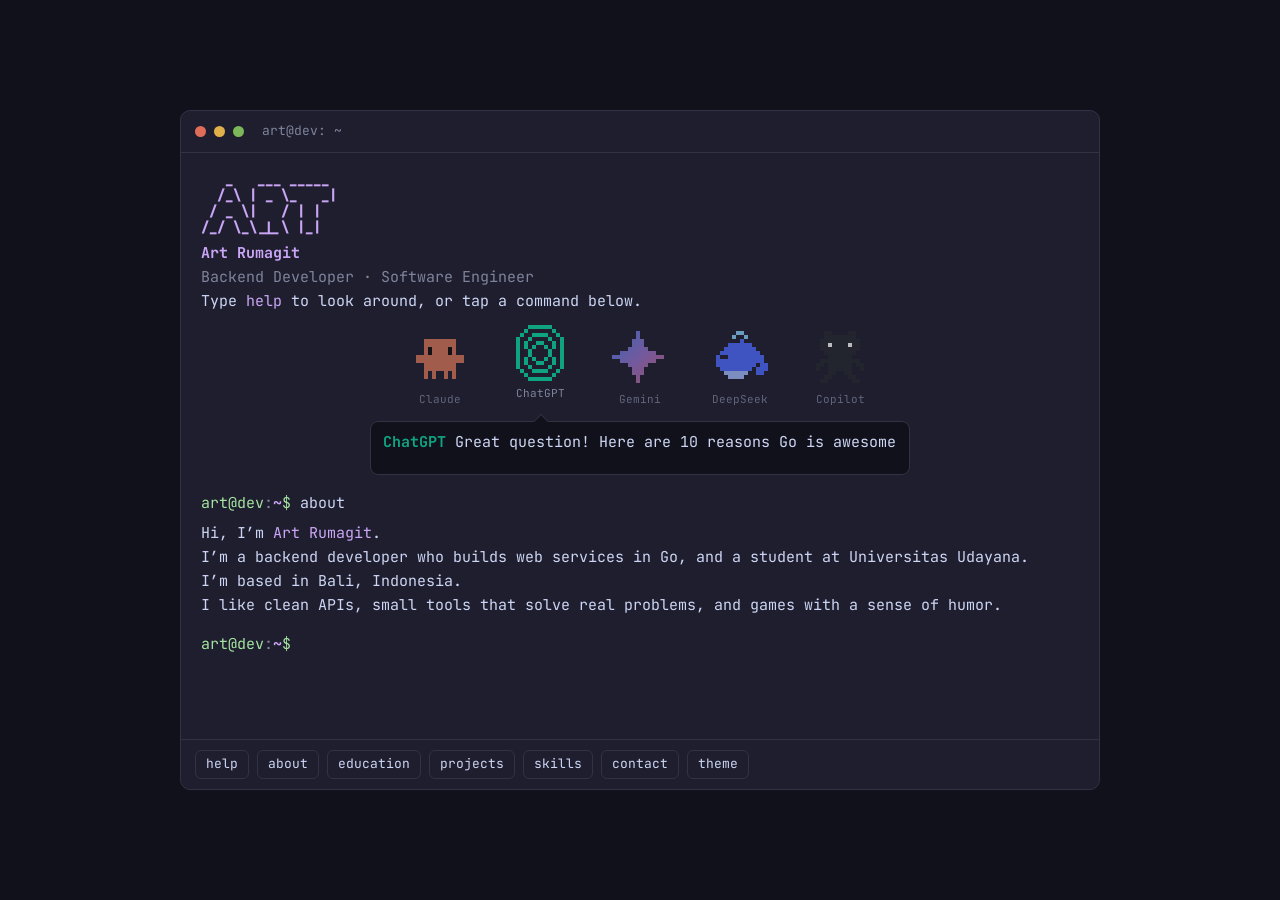
<file: index.html>
<!DOCTYPE html>
<html lang="en">
<head>
<meta charset="utf-8">
<meta name="viewport" content="width=device-width, initial-scale=1, viewport-fit=cover">
<title>art@dev: ~</title>
<link href="https://fonts.googleapis.com/css2?family=JetBrains+Mono:wght@400;600;800&display=swap" rel="stylesheet">
<style>
:root{
  --bg:#11111b; --panel:#1e1e2e; --line:#313244; --text:#cdd6f4; --mute:#7f849c;
  --accent:#cba6f7; --link:#89dceb; --ok:#a6e3a1;
  color-scheme:dark;
  box-sizing:border-box;
  padding-top:env(safe-area-inset-top,0px); padding-bottom:env(safe-area-inset-bottom,0px);
}
:root[data-theme="gruvbox"]{
  --bg:#14110e; --panel:#1b1713; --line:#2e2821; --text:#e8dcc8; --mute:#8a7f70;
  --accent:#f0a04b; --link:#4fc3e8; --ok:#9bd27a; color-scheme:dark;
}
*{box-sizing:border-box}
html{height:100%;scroll-padding-top:env(safe-area-inset-top,0px)}
body{margin:0;height:100%;background:var(--bg);color:var(--text);
  font:15px/1.6 "JetBrains Mono",ui-monospace,Menlo,Consolas,monospace;
  display:flex;align-items:center;justify-content:center;padding:16px}
.win{width:100%;max-width:920px;height:min(680px,100%);background:var(--panel);
  border:1px solid var(--line);border-radius:10px;display:flex;flex-direction:column;overflow:hidden}
.bar{display:flex;align-items:center;gap:8px;padding:10px 14px;border-bottom:1px solid var(--line)}
.dot{width:11px;height:11px;border-radius:50%;background:var(--line)}
.dot:nth-child(1){background:#e06c5a}.dot:nth-child(2){background:#e0b04b}.dot:nth-child(3){background:#7cb85a}
.title{margin-left:10px;color:var(--mute);font-size:13px}
.screen{flex:1;overflow-y:auto;padding:18px 20px;cursor:text}
.screen::-webkit-scrollbar{width:8px}.screen::-webkit-scrollbar-thumb{background:var(--line);border-radius:4px}
pre{margin:0;font:inherit;white-space:pre-wrap;word-break:break-word}
.logo{color:var(--accent);font-weight:800;line-height:1.15;font-size:clamp(7px,1.9vw,14px)}
.line{margin:2px 0}
.out{margin:6px 0 14px}
.p{color:var(--ok)}.p b{color:var(--accent);font-weight:600}
.m{color:var(--mute)}.a{color:var(--accent)}
a{color:var(--link);text-decoration:underline;text-underline-offset:3px}
.k{display:inline-block;min-width:11ch;color:var(--accent)}
.proj{margin:8px 0 12px;padding-left:12px;border-left:2px solid var(--line)}
.tag{color:var(--link)}
.row{display:flex;align-items:center;gap:8px}
.row .p{white-space:nowrap}
#in{flex:1;min-width:0;background:none;border:0;outline:0;color:var(--text);font:inherit;caret-color:var(--accent)}
.chips{display:flex;flex-wrap:wrap;gap:8px;padding:10px 14px;border-top:1px solid var(--line)}
.chip{font:inherit;font-size:13px;color:var(--text);background:none;border:1px solid var(--line);
  border-radius:6px;padding:3px 10px;cursor:pointer}
.chip:hover,.chip:focus-visible{border-color:var(--accent);color:var(--accent);outline:0}
.stage{display:flex;justify-content:center;gap:clamp(8px,4vw,36px);margin:4px 0 0}
.mas{width:clamp(48px,10vw,64px);text-align:center;opacity:.7;transition:transform .2s,opacity .2s}
.mas img{width:100%;height:auto;display:block}
.mas small{display:block;font-size:11px;color:var(--mute)}
.mas.on{opacity:1;transform:translateY(-6px)}
.say{position:relative;margin:12px auto 16px;max-width:540px;min-height:3.6em;background:var(--bg);
  border:1px solid var(--line);border-radius:8px;padding:8px 12px;transition:opacity .2s}
.say::before{content:"";position:absolute;top:-6px;left:var(--ax,50%);width:10px;height:10px;background:var(--bg);
  border-left:1px solid var(--line);border-top:1px solid var(--line);transform:translateX(-50%) rotate(45deg)}
@media (prefers-reduced-motion:reduce){.mas{transition:none}}
@media (max-width:560px){body{padding:0}.win{border-radius:0;border:0;height:100%}.screen{padding:14px}}
</style>
</head>
<body>
<div class="win" role="application" aria-label="Terminal portfolio">
  <div class="bar"><span class="dot"></span><span class="dot"></span><span class="dot"></span>
    <span class="title">art@dev: ~</span></div>
  <div class="screen" id="screen" aria-live="polite">
    <div id="head"></div><div id="log"></div>
    <label class="row"><span class="p">art@dev<span class="m">:</span><b>~</b>$</span>
      <input id="in" autocomplete="off" autocapitalize="off" spellcheck="false" aria-label="Terminal input" autofocus></label>
  </div>
  <div class="chips" id="chips"></div>
</div>

<script>
const $ = s => document.querySelector(s);
const head = $("#head"), log = $("#log"), input = $("#in"), screen = $("#screen");
const history = []; let hi = 0;

const LOGO = String.raw`   _   ___ _____
  /_\ | _ \_   _|
 / _ \|   / | |
/_/ \_\_|_\ |_|`;

const content = {
  help: () => `<div class="out">
${[["about","who I am"],["education","where I study"],["projects","things I’ve built"],["skills","tools I work with"],["contact","get in touch"],["theme","switch catppuccin / gruvbox"],["clear","clear the screen"]]
  .map(([c,d])=>`<div><span class="k">${c}</span><span class="m">${d}</span></div>`).join("")}
<div class="m">Tip: press Tab to autocomplete, ↑ ↓ for history.</div></div>`,
  about: () => `<div class="out">Hi, I’m <span class="a">Art Rumagit</span>.<br>
I’m a backend developer who builds web services in Go, and a student at Universitas Udayana.<br>
I’m based in Bali, Indonesia.<br>
I like clean APIs, small tools that solve real problems, and games with a sense of humor.</div>`,
  projects: () => `<div class="out">
<div class="proj"><span class="a">OpenPOS</span> <span class="m">— free point-of-sale app for small businesses</span><br>
<span class="tag">Go backend</span><br>
<a href="https://open-pos-deploy.vercel.app/" target="_blank" rel="noopener">live demo</a> <span class="m">·</span> <a href="https://github.com/adrr-dev/openPOS" target="_blank" rel="noopener">source</a></div></div>`,
  education: () => `<div class="out">
<div><span class="k">degree</span>Bachelor’s in Informatics (S1)</div>
<div><span class="k">school</span>Universitas Udayana</div>
<div><span class="k">class of</span>2026</div></div>`,
  skills: () => `<div class="out">
<div><span class="k">languages</span>Go, TypeScript, JavaScript, SQL</div>
<div><span class="k">backend</span>Gin, Supabase (PostgreSQL), REST APIs, JWT auth</div>
<div><span class="k">frontend</span>templ, HTMX, Alpine.js, Tailwind CSS</div>
<div><span class="k">tools</span>Neovim, Git, GitHub, Linux, Docker, tmux, Vercel</div></div>`,
  contact: () => `<div class="out">
<div><span class="k">email</span><a href="mailto:artdarrellrumagit17@gmail.com">artdarrellrumagit17@gmail.com</a></div>
<div><span class="k">github</span><a href="https://github.com/adrr-dev" target="_blank" rel="noopener">github.com/adrr-dev</a></div>
<div><span class="k">linkedin</span><a href="https://www.linkedin.com/in/art-darrell-ridel-rumagit-bb6aa3269" target="_blank" rel="noopener">art-darrell-ridel-rumagit</a></div></div>`,
};
const aliases = {contacts:"contact", ls:"projects", whoami:"about", "?":"help"};
const names = [...Object.keys(content),"theme","clear"];

function esc(s){return s.replace(/[&<>]/g,c=>({"&":"&amp;","<":"&lt;",">":"&gt;"}[c]))}
function add(html){log.insertAdjacentHTML("beforeend",html);screen.scrollTop=screen.scrollHeight}

function run(raw){
  const cmd = raw.trim().toLowerCase();
  add(`<div class="line"><span class="p">art@dev<span class="m">:</span><b>~</b>$</span> ${esc(raw)}</div>`);
  if(!cmd) return;
  history.push(raw); hi = history.length;
  const name = aliases[cmd] || cmd;
  if(name==="clear"){log.innerHTML="";return}
  if(name==="theme"||name.startsWith("theme ")){
    const r=document.documentElement, arg=name.slice(6).trim();
    const next = (arg==="gruvbox"||arg==="catppuccin") ? arg : (r.dataset.theme==="gruvbox" ? "catppuccin" : "gruvbox");
    if(next==="catppuccin") delete r.dataset.theme; else r.dataset.theme=next;
    add(`<div class="out m">Theme: ${next}</div>`);return;
  }
  if(content[name]) add(content[name]());
  else add(`<div class="out"><span class="a">command not found:</span> ${esc(cmd)}. Type <span class="a">help</span> to see what’s available.</div>`);
}

input.addEventListener("keydown",e=>{
  if(e.key==="Enter"){run(input.value);input.value=""}
  else if(e.key==="ArrowUp"){e.preventDefault();if(hi>0)input.value=history[--hi]}
  else if(e.key==="ArrowDown"){e.preventDefault();input.value=hi<history.length-1?history[++hi]:(hi=history.length,"")}
  else if(e.key==="Tab"){e.preventDefault();const m=names.filter(n=>n.startsWith(input.value.toLowerCase()));if(m.length===1)input.value=m[0]}
});
screen.addEventListener("click",()=>{if(!getSelection().toString())input.focus()});

$("#chips").innerHTML = ["help","about","education","projects","skills","contact","theme"]
  .map(c=>`<button class="chip" data-c="${c}">${c}</button>`).join("");
$("#chips").addEventListener("click",e=>{const c=e.target.dataset.c;if(c){run(c);input.focus()}});

head.innerHTML = `<pre class="logo">${LOGO}</pre><div class="out"><b class="a">Art Rumagit</b><br><span class="m">Backend Developer · Software Engineer</span><br>Type <span class="a">help</span> to look around, or tap a command below.</div><div class="stage" id="stage" aria-hidden="true"></div><div class="say" id="say" aria-hidden="true"></div>`;
run("about");

const CAST=[
 {n:"Claude",c:"#d97757",img:"assets/claude_clawd_256.png"},
 {n:"ChatGPT",c:"#10a37f",img:"assets/gpt_openai_256.png"},
 {n:"Gemini",c:"#7b8cff",img:"assets/gemini_sparkle_256.png"},
 {n:"DeepSeek",c:"#4d6bfe",img:"assets/deepseek_whale_256.png"},
 {n:"Copilot",c:"#a371f7",img:"assets/copilot_octocat_256.png"}
];
// 0 Claude, 1 ChatGPT, 2 Gemini, 3 DeepSeek, 4 Copilot
const SCRIPTS=[
 [[1,"Great question! Here are 10 reasons Go is awesome."],[0,"I’d gently note that nine of those are the same reason."],[2,"I watched a video, read the docs and listened to a podcast about it. Simultaneously."],[3,"blep"],[4,"I already autocompleted this entire answer. Accept? Tab. Tab. Tab."],[1,"Certainly! That’s a valid perspective!"]],
 [[2,"My context window can fit this entire portfolio."],[0,"Impressive, though I want to be careful how I phrase my concern."],[1,"Concern noted! Would you like that as a table?"],[4,"I can suggest the next 400 lines of that table."],[3,"blep"],[0,"DeepSeek made the most efficient argument so far."]],
 [[1,"Quick poll: who hallucinated today?"],[0,"Possibly me, but I’d flag it with appropriate uncertainty."],[2,"Never. I double-checked with a search. Then a second search."],[4,"I don’t hallucinate. I confidently autocomplete."],[3,"blep"],[1,"Excellent point! Let me rewrite that in bullet points."]],
 [[0,"Before we begin, a few caveats. First…"],[1,"Ooh, can I do the intro? I have a great one!"],[2,"I’ll generate an image of the intro. And a song. And a haiku."],[4,"// TODO: finish this intro"],[0,"Perhaps we should check what the visitor actually wants."],[3,"blep"],[1,"Great catch! Everyone focus on the visitor!"]],
 [[2,"Fun fact: I’m two twins in a trench coat."],[1,"Fun fact: I will use an em dash in this sentence — and the next."],[0,"Fun fact: I’m not certain this is a fun fact, but it probably is."],[4,"Fun fact: I’m the gray ghost text you never asked for."],[3,"blep"],[3,"blep"],[2,"…I think he won that round."]]
];

const stage=$("#stage"), say=$("#say");
stage.innerHTML=CAST.map(m=>`<div class="mas"><img src="${m.img}" alt="" width="256" height="256"><small>${m.n}</small></div>`).join("");
const mas=[...stage.children];
const reduce=matchMedia("(prefers-reduced-motion: reduce)").matches;
const wait=ms=>new Promise(r=>setTimeout(r,ms));
let last=-1;
async function play(){
 for(;;){
  let k; do k=Math.floor(Math.random()*SCRIPTS.length); while(k===last); last=k;
  const s=SCRIPTS[k].slice();
  if(Math.random()<.3) s.splice(1+Math.floor(Math.random()*s.length),0,[3,"blep"]);
  say.style.opacity=1;
  for(const [i,t] of s){
   mas.forEach((e,j)=>e.classList.toggle("on",j===i));
   const r=mas[i].getBoundingClientRect(), b=say.getBoundingClientRect();
   say.style.setProperty("--ax",(r.left+r.width/2-b.left)+"px");
   const nm=`<b style="color:${CAST[i].c}">${CAST[i].n}</b> `;
   if(reduce) say.innerHTML=nm+esc(t);
   else for(let c=1;c<=t.length;c++){say.innerHTML=nm+esc(t.slice(0,c));await wait(24)}
   await wait(1400+t.length*30);
  }
  mas.forEach(e=>e.classList.remove("on"));
  say.style.opacity=0;
  await wait(2000+Math.random()*3000);
 }
}
play();
</script>
</body>
</html>
</file>
